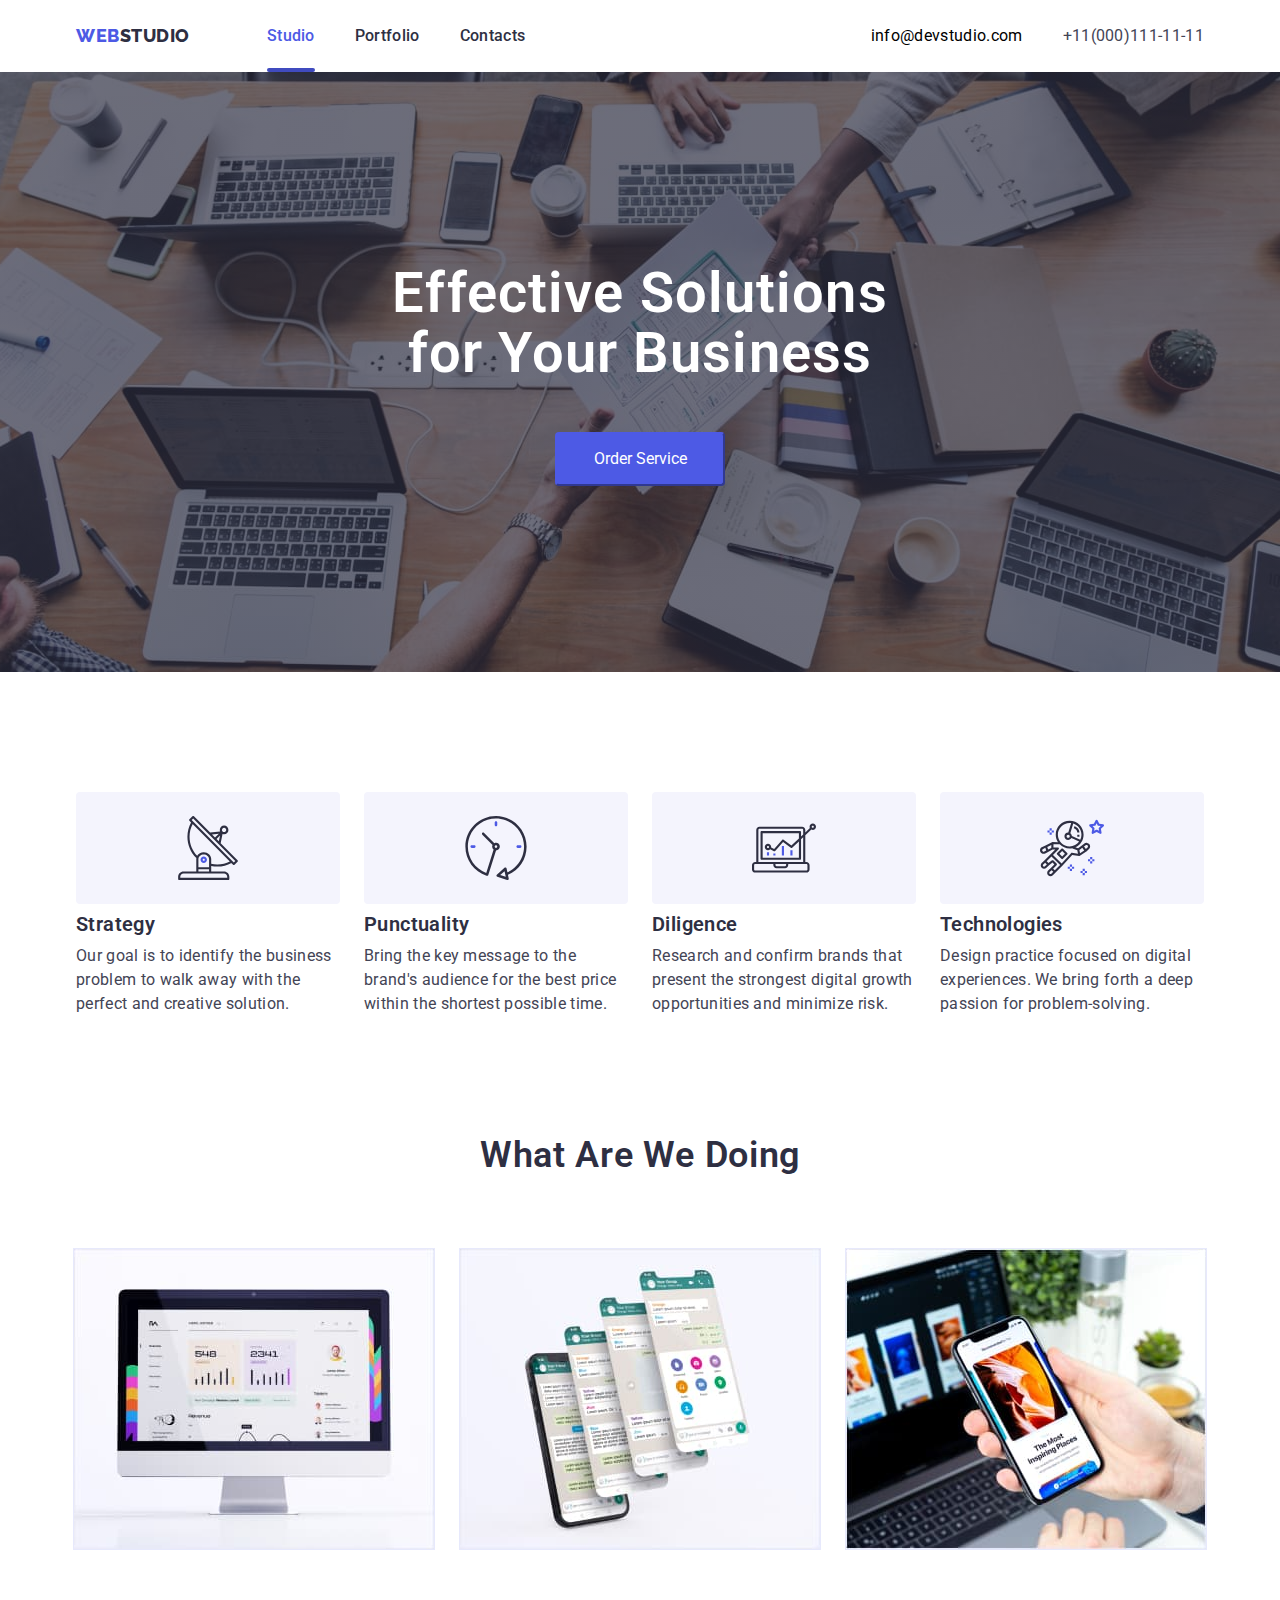
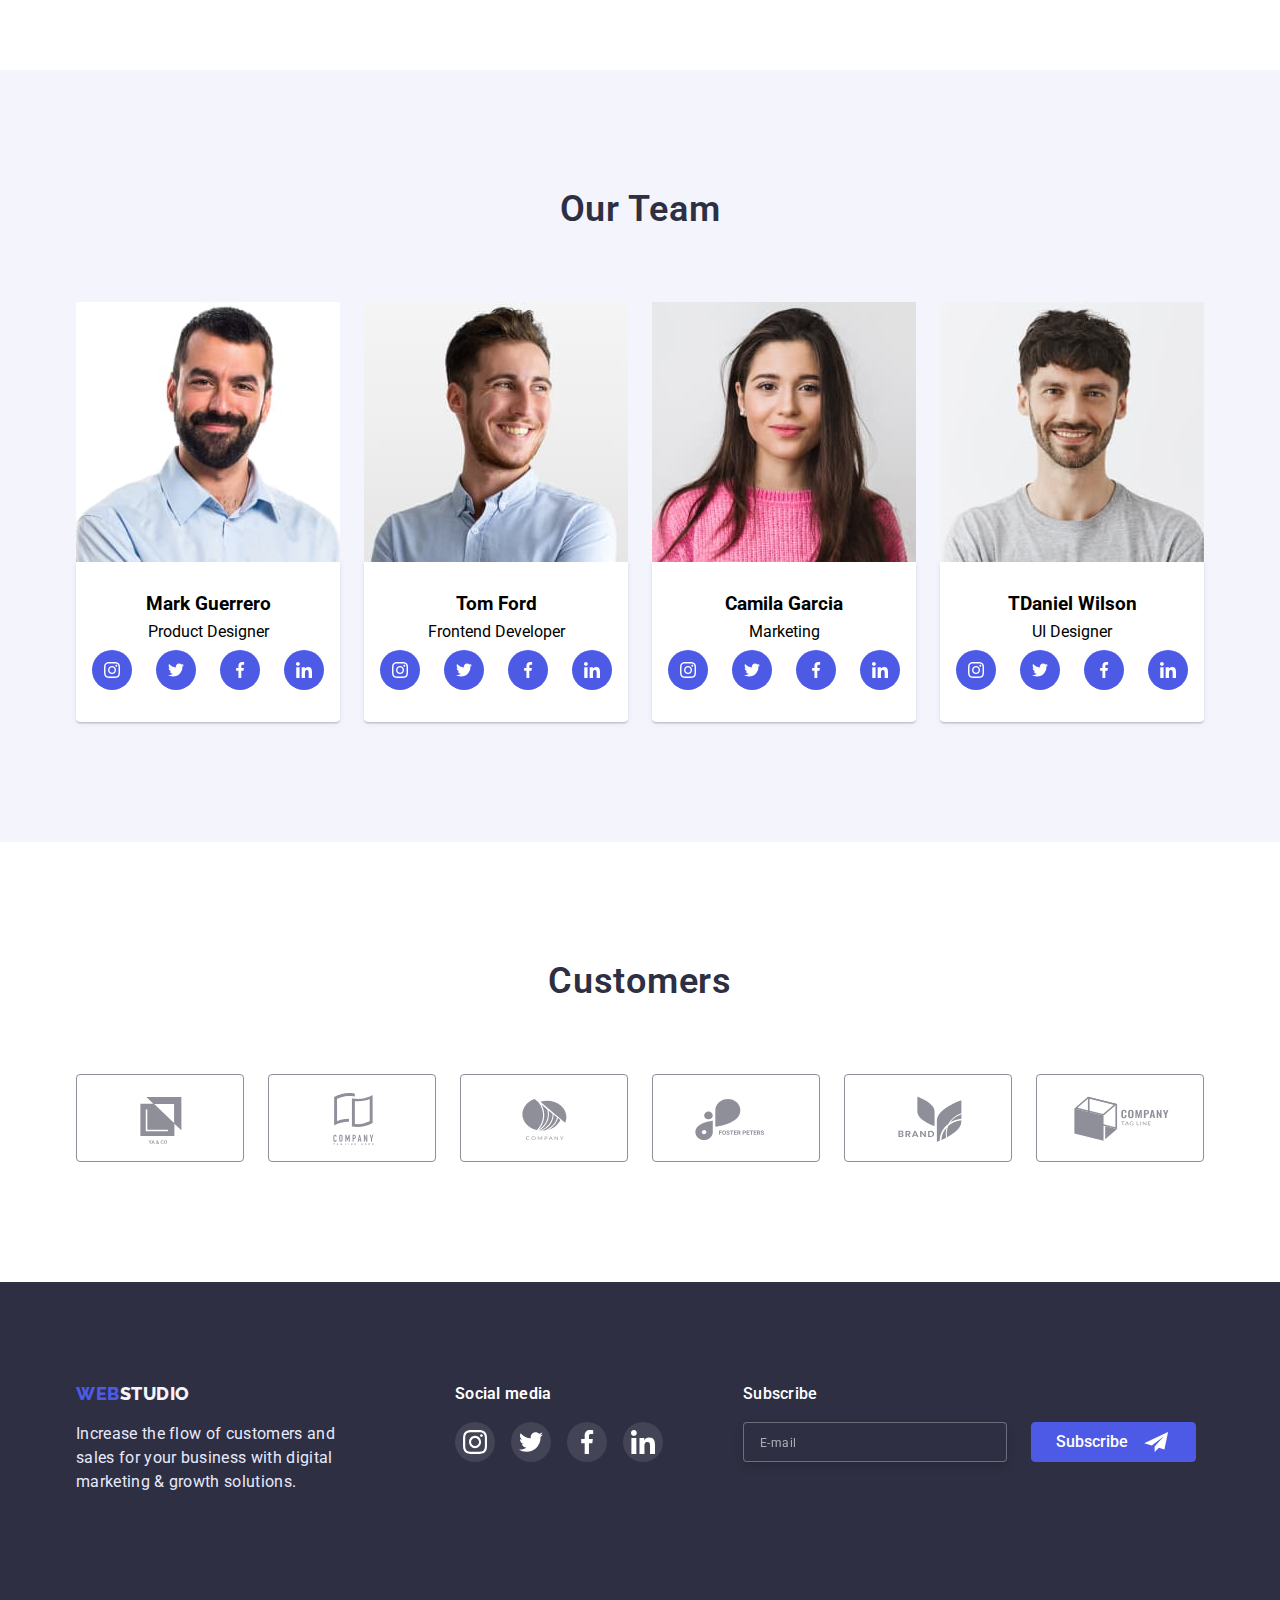
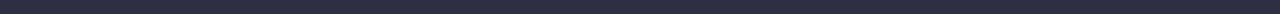
<file: index.html>
<!DOCTYPE html>
<html lang="en">

<head>
    <meta charset="UTF-8">
    <meta http-equiv="X-UA-Compatible" content="IE=edge">
    <meta name="viewport" content="width=device-width, initial-scale=1.0">
    <title>Webstudio</title>
    <link rel="preconnect" href="https://fonts.googleapis.com">
    <link rel="preconnect" href="https://fonts.gstatic.com" crossorigin>
    <link href="https://fonts.googleapis.com/css2?family=Raleway:wght@700&family=Roboto:wght@400;500;700;900&display=swap"
        rel="stylesheet">
        <link rel="stylesheet" href="https://cdn.jsdelivr.net/npm/modern-normalize@1.1.0/modern-normalize.min.css">
    <link rel="stylesheet" href="./style/style.css">
</head>

<body>

<!-- HEADER -->
    <header class="page-header">
        <div class="container page-header-container">
            <a class="logo link" href="">Web<span class="logo-part">Studio</span> </a>
                <nav class="navigation">
                    <ul class="menu">
                        <li class="menu-item list" > <a class="menu-link link active" href="./index.html">Studio</a></li>
                        <li class="menu-item list" > <a class="menu-link link" href="./portfolio.html">Portfolio</a></li>
                        <li class="menu-item list" > <a class="menu-link link" href="">Contacts</a></li>
                    </ul> 
                </nav>
            <ul class="info list">
                <li>
                    <a class="mail link" href="mailto:info@devstudio.com">info@devstudio.com</a>
                </li>
                <li>
                    <a class="phone link" href="tel:+11(000)111-11-11">+11(000)111-11-11</a>
                </li>
            </ul>
        </div>
    </header>

    <main>
        <!-- HERO -->
        <section class="hero hero-box section">
            <div class="container">
                <h1 class="hero-title">Effective Solutions for Your Business</h1>
                <button class="btn" type="button" data-modal-open>Order Service</button>
            </div>
        </section>
        
        <!-- Benefits -->
        <section class="benefits section">
            <div class="container" >
                <ul class="benefits-list list">
                    <li class="benefits-item" >
                        <div class="icon" >
                            <svg class="icon-items" >
                                <use href="./image/symbol-defs.svg#antenna"></use>
                            </svg>
                        </div>
                        <h3 class="title-benefits">Strategy</h3>
                        <p class="text">
                                Our goal is to identify the business
                                problem to walk away with the perfect and creative solution.
                        </p>
                    </li>
                    <li class="benefits-item">
                        <div class="icon">
                            <svg class="icon-items">
                                <use href="./image/symbol-defs.svg#clock"></use>
                            </svg>
                        </div>
                        <h3 class="title-benefits">Punctuality</h3>
                        <p class="text">
                                Bring the key message to the brand's audience for the best price within the shortest possible
                                time.
                        </p>
                    </li>
                    <li class="benefits-item">
                        <div class="icon">
                            <svg class="icon-items">
                                <use href="./image/symbol-defs.svg#diagram"></use>
                            </svg>
                        </div>
                        <h3 class="title-benefits">Diligence</h3>
                        <p class="text">
                                Research and confirm brands that present the strongest digital growth opportunities and minimize
                                risk.
                        </p>
                    </li>
                    <li class="benefits-item">
                        <div class="icon">
                            <svg class="icon-items">
                                <use href="./image/symbol-defs.svg#astronaut"></use>
                            </svg>
                        </div>
                        <h3 class="title-benefits">Technologies</h3>
                        <p class="text">
                                Design practice focused on digital experiences. We bring forth a deep passion for
                                problem-solving.
                        </p>
                    </li>
                </ul>
            </div>
        </section>

        <!-- Services -->
        
        <section class="services servises-head section" >
            <div class="container">
                <h2 class="services-title">What are we doing</h2>
                <ul class="services-list list">
                    <li class="services-img" ><img src="./image/Studio/photo_1.jpg" alt="photo 1" ></li>
                    <li class="services-img" ><img src="./image/Studio/Photo_2.jpg" alt="photo 2" ></li>
                    <li class="services-img" ><img src="./image/Studio/Photo_3.jpg" alt="photo 3" ></li>
                </ul>
            </div>
        </section>
        
        
        <!-- Team -->
        <section class="team section">
            <div class="container">
                <h2 class="team-title">Our Team</h2>
                <ul class="team-list list">
                    <li class="team-item" >
                        <img src="./image/Studio/Team_1.jpg" alt="Team 1">
                        <div class="team-card">
                            <h3 class="title-team">Mark Guerrero</h3>
                            <p class="team-text">Product Designer</p>
                            <ul class="team-list-svg list" >
                                <li>
                                    <a class="team-link-svg" href="">
                                        <svg class="team-item-svg" width="16" height="16" >
                                            <use href="./image/symbol-defs.svg#instagram"></use> 
                                        </svg>
                                    </a>
                                </li>
                                <li>
                                    <a class="team-link-svg" href="">
                                        <svg class="team-item-svg" width="16" height="16">
                                            <use href="./image/symbol-defs.svg#twitter"></use> 
                                        </svg>
                                    </a>
                                </li>
                                <li>
                                    <a class="team-link-svg" href="">
                                        <svg class="team-item-svg" width="16" height="16">
                                            <use href="./image/symbol-defs.svg#facebook"></use> 
                                        </svg>
                                    </a>
                                </li>
                                <li>
                                    <a class="team-link-svg" href="">
                                        <svg class="team-item-svg" width="16" height="16" >
                                            <use href="./image/symbol-defs.svg#linkedin"></use> 
                                        </svg>
                                    </a>
                                </li>
                            </ul>
                        </div>
                                   

                    <li class="team-item">
                        <img src="./image/Studio/Team_2.jpg" alt="Team 2">
                        <div class="team-card">
                            <h3 class="title-team">Tom Ford</h3>
                            <p class="team-text">Frontend Developer</p>
                            <ul class="team-list-svg list" >
                                <li>
                                    <a class="team-link-svg" href="">
                                        <svg class="team-item-svg" width="16" height="16">
                                            <use href="./image/symbol-defs.svg#instagram"></use> 
                                        </svg>
                                    </a>
                                </li>
                                <li>
                                    <a class="team-link-svg" href="">
                                        <svg class="team-item-svg" width="16" height="16">
                                            <use href="./image/symbol-defs.svg#twitter"></use> 
                                        </svg>
                                    </a>
                                </li>
                                <li>
                                    <a class="team-link-svg" href="">
                                        <svg class="team-item-svg" width="16" height="16">
                                            <use href="./image/symbol-defs.svg#facebook"></use> 
                                        </svg>
                                    </a>
                                </li>
                                <li>
                                    <a class="team-link-svg" href="">
                                        <svg class="team-item-svg" width="16" height="16">
                                            <use href="./image/symbol-defs.svg#linkedin"></use> 
                                        </svg>
                                    </a>
                                </li>
                            </ul>
                        </div> 
                    </li>

                    <li class="team-item">
                        <img src="./image/Studio/Team_3.jpg" alt="Team 3">
                        <div class="team-card">
                            <h3 class="title-team">Camila Garcia</h3>
                            <p class="team-text">Marketing</p>
                            <ul class="team-list-svg list" >
                                <li>
                                    <a class="team-link-svg" href="">
                                        <svg class="team-item-svg" width="16" height="16">
                                            <use href="./image/symbol-defs.svg#instagram"></use> 
                                        </svg>
                                    </a>
                                </li>
                                <li>
                                    <a class="team-link-svg" href="">
                                        <svg class="team-item-svg" width="16" height="16">
                                            <use href="./image/symbol-defs.svg#twitter"></use> 
                                        </svg>
                                    </a>
                                </li>
                                <li>
                                    <a class="team-link-svg" href="">
                                        <svg class="team-item-svg" width="16" height="16">
                                            <use href="./image/symbol-defs.svg#facebook"></use> 
                                        </svg>
                                    </a>
                                </li>
                                <li>
                                    <a class="team-link-svg" href="">
                                        <svg class="team-item-svg" width="16" height="16" >
                                            <use href="./image/symbol-defs.svg#linkedin"></use> 
                                        </svg>
                                    </a>
                                </li>
                            </ul>
                        </div>
                            
                    </li>

                    <li class="team-item">
                        <img src="./image/Studio/Team_4.jpg" alt="Team 4">
                        <div class="team-card">
                            <h3 class="title-team">TDaniel Wilson</h3>
                            <p class="team-text">UI Designer</p>
                            <ul class="team-list-svg list" >
                                <li>
                                    <a class="team-link-svg" href="">
                                        <svg class="team-item-svg" width="16" height="16">
                                            <use href="./image/symbol-defs.svg#instagram"></use> 
                                        </svg>
                                    </a>
                                </li>
                                <li>
                                    <a class="team-link-svg" href="">
                                        <svg class="team-item-svg" width="16" height="16">
                                            <use href="./image/symbol-defs.svg#twitter"></use> 
                                        </svg>
                                    </a>
                                </li>
                                <li>
                                    <a class="team-link-svg" href="">
                                        <svg class="team-item-svg" width="16" height="16">
                                            <use href="./image/symbol-defs.svg#facebook"></use> 
                                        </svg>
                                    </a>
                                </li>
                                <li>
                                    <a class="team-link-svg" href="">
                                        <svg class="team-item-svg" width="16" height="16">
                                            <use href="./image/symbol-defs.svg#linkedin"></use> 
                                        </svg>
                                    </a>
                                </li>
                            </ul>
                        </div>
                    </li>
                </ul>   
            </div>   
        </section>

        <!-- Customers -->

        <section class="customers section">
            <h2 class="team-title">Customers</h2>
            <div class="container">
                <ul class="customers-list list">
                    <li class="customers-list-svg" >
                        <a class="customers-link" href="">
                            <svg class="customers-item-svg" >
                                <use href="./image/symbol-defs.svg#Logo-1"></use>
                            </svg>
                        </a>
                    </li>

                    <li class="customers-list-svg">
                        <a class="customers-link" href="">
                            <svg class="customers-item-svg">
                                <use href="./image/symbol-defs.svg#Logo-2"></use>
                            </svg>
                        </a>
                    </li>

                    <li class="customers-list-svg">
                        <a class="customers-link" href="">
                             <svg class="customers-item-svg">
                                <use href="./image/symbol-defs.svg#Logo-3"></use>
                            </svg>
                        </a>
                    </li>
                    
                    <li class="customers-list-svg">
                        <a class="customers-link" href="">
                            <svg class="customers-item-svg">
                                <use href="./image/symbol-defs.svg#Logo-4"></use>
                            </svg>
                        </a>
                    </li>

                    <li class="customers-list-svg">
                        <a class="customers-link" href="">
                            <svg class="customers-item-svg">
                                <use href="./image/symbol-defs.svg#Logo-5"></use>
                            </svg>
                        </a> 
                    </li>

                    <li class="customers-list-svg">
                        <a class="customers-link" href="">
                            <svg class="customers-item-svg">
                                <use href="./image/symbol-defs.svg#Logo-6"></use>
                            </svg>
                        </a>
                    </li>
                </ul>
            </div>
        </section>
    </main>

    <!--Footer  -->

    <footer class="footer section">
        <div class="container footer-page" >
            <div class="footer-page-text">
                <a class="logo-footer link" href="">Web<span class="logo-part-studio">Studio</span> </a>
            <p class="footer-text" >Increase the flow of customers and <br> sales for your business with digital <br> marketing & growth solutions.</p>
            </div>
            <div class="footer-page-list">
                <h3 class="footer-text-social">Social media</h3>
                <ul class="footer-list list" >
                    <li>
                        <a class="footer-link-svg" href="">
                            <svg class="team-item-svg" width="24" height="24">
                                <use href="./image/symbol-defs.svg#instagram"></use> 
                            </svg>
                        </a>
                    </li>
                    <li>
                        <a class="footer-link-svg" href="">
                            <svg class="team-item-svg" width="24" height="24">
                                <use href="./image/symbol-defs.svg#twitter"></use> 
                            </svg>
                        </a>
                    </li>
                    <li>
                        <a class="footer-link-svg" href="">
                            <svg class="team-item-svg" width="24" height="24">
                                <use href="./image/symbol-defs.svg#facebook"></use> 
                            </svg>
                        </a>
                    </li>
                    <li>
                        <a class="footer-link-svg" href="">
                            <svg class="team-item-svg" width="24" height="24">
                                <use href="./image/symbol-defs.svg#linkedin"></use> 
                            </svg>
                        </a>
                    </li>
                </ul>
            </div>
            <div class="footer-form">
                <h3 class="text-subscribe">Subscribe</h3>
                <form class="form-subscribe" name="form_subscribe">
                    <label class="form-subscribe-item" for="">
                        <input class="form-subscribe-input" type="email" name="user_male" placeholder="E-mail">
                    </label>
                        <button class="subscribe-btn"  type="submit">Subscribe
                            <svg class="team-item-svg" width="24" height="20">
                                <use href="./image/symbol-defs.svg#send"></use> 
                            </svg>
                        </button>
                    </label>
                </form> 
            </div>  
        </div> 
    </footer>

    <!--Backdrop-->

    <div class="backdrop is-hidden" data-modal>
        <div class="modal">
            <button type="button" class="modal-btn" data-modal-close>
                <svg class="modal-close" width="8" height="8">
                    <use href="./image/symbol-defs.svg#close-btn"></use>
                </svg>
            </button>
            <form class="modal-form" >
                <p class="form-text" >Leave your contacts and we will call you back</p>
                <div class="modal-list" role="group" aria-describedby="" >
                    <label class="modal-item" >
                        <span class="modal-item-text">Name</span>
                        <span class="modal-item-box">
                            <input  class="modal-item-input" type="text" name="user_name" required>
                            <svg class="modal-item-svg" width="12" height="12" >
                                <use href="./image/symbol-defs.svg#Name"></use>
                            </svg>
                        </span>
                        
                    </label>
                    <label class="modal-item" >
                        <span class="modal-item-text">Phone</span>
                        <span class="modal-item-box">
                            <input  class="modal-item-input" type="tel" name="user_phone" required>
                            <svg class="modal-item-svg" width="13" height="13" >
                                <use href="./image/symbol-defs.svg#Phone"></use>
                            </svg>
                        </span>
                       
                    </label> 
                    <label class="modal-item" >
                        <span class="modal-item-text">Email</span>
                        <span class="modal-item-box">
                            <input  class="modal-item-input" type="email" name="user_mail"  >
                            <svg class="modal-item-svg" width="15" height="12" >
                                <use href="./image/symbol-defs.svg#Mail"></use>
                            </svg>
                        </span>
                        
                    </label>  
                    <label class="modal-item" >
                        <span class="modal-item-text">Comment</span>
                        <textarea class="modal-item-textarea"  name="user-message"  placeholder="Text input"></textarea>
                    </label>  
                    <input id="user-policy" class="modal-item-chek" type="checkbox" hidden> 
                    <label for="user-policy" class="modal-policy" >I accept the terms and conditions of the &nbsp;<a class="modal-link" href="">Privacy Policy</a>
                    </label>
                    <button type="submit" class="modal-btn-send">Send</button>
                </div>
            </form> 
        </div>
        
    </div>

<script src="./js/modal.js" ></script>    
</body>
</html>
</file>
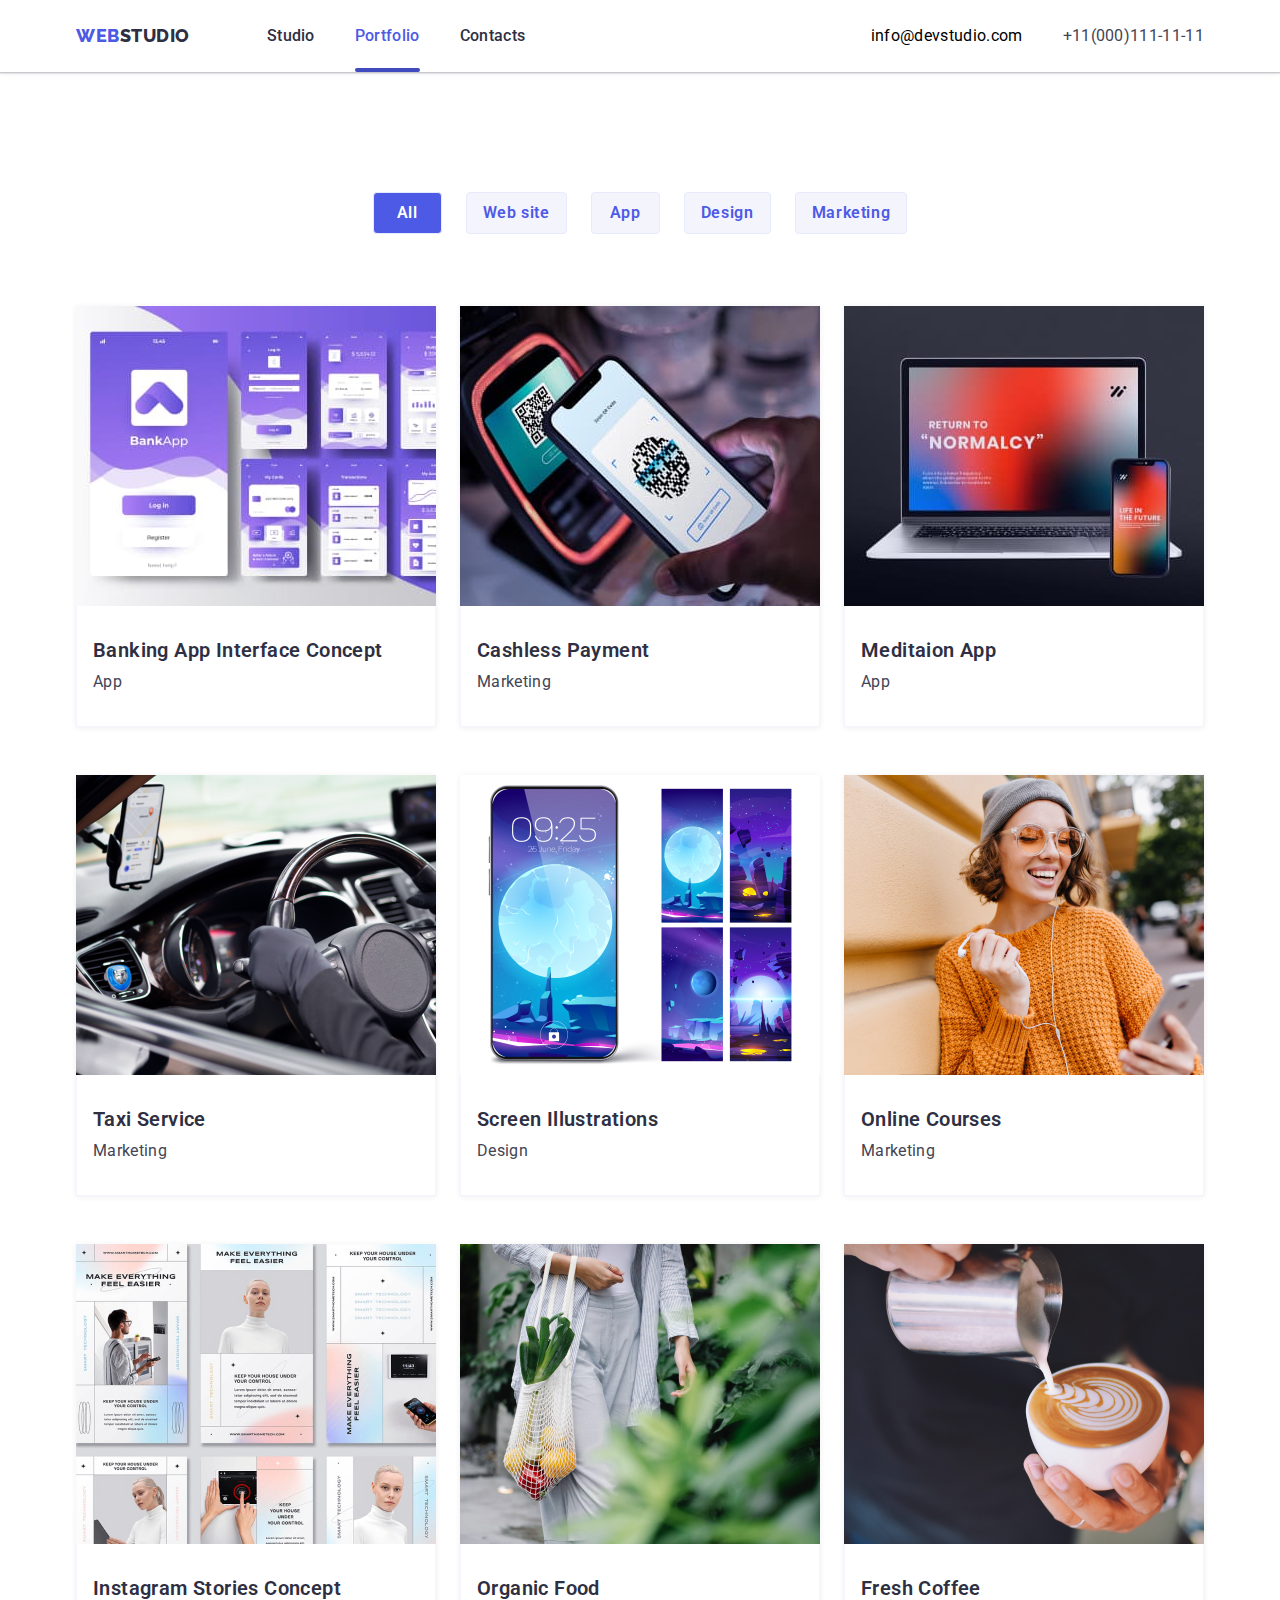
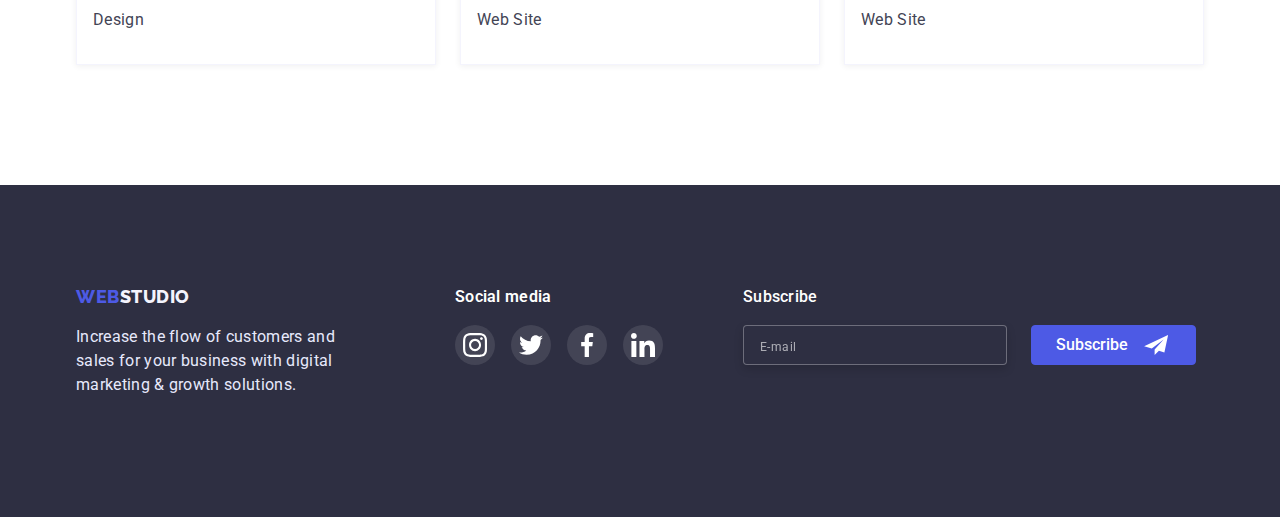
<file: portfolio.html>
<!DOCTYPE html>
<html lang="en">

<head>
    <meta charset="UTF-8">
    <meta http-equiv="X-UA-Compatible" content="IE=edge">
    <meta name="viewport" content="width=device-width, initial-scale=1.0">
    <title>Portfolio</title>
    <link rel="preconnect" href="https://fonts.googleapis.com">
    <link rel="preconnect" href="https://fonts.gstatic.com" crossorigin>
    <link href="https://fonts.googleapis.com/css2?family=Raleway:wght@700&family=Roboto:wght@400;500;700;900&display=swap"
        rel="stylesheet">
        <link rel="stylesheet" href="https://cdn.jsdelivr.net/npm/modern-normalize@1.1.0/modern-normalize.min.css">
    <link rel="stylesheet" href="./style/style.css">
</head>

<body>
    <!-- Header -->
    <header class="page-header">
        <div class="container page-header-container">
            <a class="logo link" href="">Web <span class="logo-part">Studio</span> </a>
            <nav class="navigation">
                <ul class="menu">
                    <li class="menu-item list"> <a class="menu-link link" href="./index.html">Studio</a></li>
                    <li class="menu-item list"> <a class="menu-link link active" href="./portfolio.html">Portfolio</a></li>
                    <li class="menu-item list"> <a class="menu-link link" href="">Contacts</a></li>
                </ul>
            </nav>

            <ul class="info list">
                <li class="info-item" >
                    <a class="mail link" href="mailto:info@devstudio.com">info@devstudio.com</a>
                </li>
                <li class="info-item">
                    <a class="phone link" href="tel:+11(000)111-11-11">+11(000)111-11-11</a>
                </li>
            </ul>
        </div>
    </header>

    <main>

        <!-- Jobs -->
        <section class="jobs section">
            <div class="container">
                <ul class="menu-buttons list" >
                    <li class="menu-buttons-item" ><button class="btn-list-all" type="button">All</button></li>
                    <li class="menu-buttons-item" ><button class="btn-list" type="button">Web site</button></li>
                    <li class="menu-buttons-item" ><button class="btn-list" type="button">App</button></li>
                    <li class="menu-buttons-item" ><button class="btn-list" type="button">Design</button></li>
                    <li class="menu-buttons-item" ><button class="btn-list" type="button">Marketing</button></li>
                </ul>
                
                <ul class="jobs-list list" >
                        <li class="jobs-list-item" >
                            <a class="jobs-link link" href="">
                                <div class="jobs-link-overlay">
                                    <img src="./image/Portfolio/Photo_1.jpg" alt="Banking"> 
                                    <p class="overlay">14 Stylish and User-Friendly App Design Concepts · Task Manager App · Calorie Tracker App · Exotic Fruit Ecommerce App · Cloud Storage App</p>
                                </div>
                               
                                <div class="jobs-title">
                                    <h3 class="title" >Banking App Interface Concept</h3>
                                    <p class="text" >App</p>
                                </div>
                            </a>
                        </li>
                   
                    
                        <li class="jobs-list-item">
                            <a class="jobs-link link" href="">
                                <div class="jobs-link-overlay">
                                    <img src="./image/Portfolio/Photo_2.jpg" alt="Marketing">
                                    <p class="overlay">14 Stylish and User-Friendly App Design Concepts · Task Manager App · Calorie Tracker App · Exotic Fruit Ecommerce App · Cloud Storage App</p>
                                </div>
                                    
                                <div class="jobs-title">
                                    <h3 class="title" >Cashless Payment</h3>
                                    <p class="text" >Marketing</p>
                                </div>
                            </a>
                        </li>
                   
            
                        <li class="jobs-list-item">
                            <a class="jobs-link link" href="">
                                <div class="jobs-link-overlay">
                                    <img src="./image/Portfolio/Photo_3.jpg" alt="Meditaion">
                                    <p class="overlay">14 Stylish and User-Friendly App Design Concepts · Task Manager App · Calorie Tracker App · Exotic Fruit Ecommerce App · Cloud Storage App</p>
                                </div>
                                
                                <div class="jobs-title">
                                    <h3 class="title" >Meditaion App</h3>
                                    <p class="text" >App</p>
                                </div>
                            </a>
                        </li>
                   
                    
                    
                        <li class="jobs-list-item">
                            <a class="jobs-link link" href="">
                                <div class="jobs-link-overlay">
                                    <img src="./image/Portfolio/Photo_4.jpg" alt="Meditaion">
                                    <p class="overlay">14 Stylish and User-Friendly App Design Concepts · Task Manager App · Calorie Tracker App · Exotic Fruit Ecommerce App · Cloud Storage App</p>
                                </div>
                                <div class="jobs-title">
                                    <h3 class="title" >Taxi Service</h3>
                                    <p class="text" >Marketing</p>
                                </div>  
                            </a>
                        </li>
                    

                        <li class="jobs-list-item">
                            <a class="jobs-link link" href="">
                                <div class="jobs-link-overlay">
                                    <img src="./image/Portfolio/Photo_5.jpg" alt="Meditaion">
                                    <p class="overlay">14 Stylish and User-Friendly App Design Concepts · Task Manager App · Calorie Tracker App · Exotic Fruit Ecommerce App · Cloud Storage App</p>
                                </div>
                                <div class="jobs-title">
                                        <h3 class="title" >Screen Illustrations</h3>
                                        <p class="text" >Design</p>
                                </div>
                            </a>
                        </li>
                                       
                    
                        <li class="jobs-list-item">
                            <a class="jobs-link link" href="">
                                <div class="jobs-link-overlay">
                                    <img src="./image/Portfolio/Photo_6.jpg" alt="Meditaion">
                                    <p class="overlay">14 Stylish and User-Friendly App Design Concepts · Task Manager App · Calorie Tracker App · Exotic Fruit Ecommerce App · Cloud Storage App</p>
                                </div>
                                <div class="jobs-title">
                                    <h3 class="title" >Online Courses</h3>
                                    <p class="text" >Marketing</p>
                                </div>
                            </a>
                        </li>
                    

                        <li class="jobs-list-item">
                            <a class="jobs-link link" href="">
                                <div class="jobs-link-overlay">
                                    <img src="./image/Portfolio/Photo_7.jpg" alt="Meditaion">
                                    <p class="overlay">14 Stylish and User-Friendly App Design Concepts · Task Manager App · Calorie Tracker App · Exotic Fruit Ecommerce App · Cloud Storage App</p>
                                </div>
                                <div class="jobs-title">
                                    <h3 class="title" >Instagram Stories Concept</h3>
                                    <p class="text" >Design</p>
                                </div>
                            </a>
                        </li>  
            
                    
                        <li class="jobs-list-item">
                            <a class="jobs-link link" href="">
                                <div class="jobs-link-overlay">
                                    <img src="./image/Portfolio/Photo_8.jpg" alt="Meditaion">
                                    <p class="overlay">14 Stylish and User-Friendly App Design Concepts · Task Manager App · Calorie Tracker App · Exotic Fruit Ecommerce App · Cloud Storage App</p>
                                </div>
                                <div class="jobs-title">
                                    <h3 class="title" >Organic Food</h3>
                                    <p class="text" >Web Site</p>
                                </div>
                            </a>
                        </li>
                    
                
                        <li class="jobs-list-item">
                            <a class="jobs-link link" href="">
                                <div class="jobs-link-overlay">
                                    <img src="./image/Portfolio/Photo_9.jpg" alt="Meditaion">
                                    <p class="overlay">14 Stylish and User-Friendly App Design Concepts · Task Manager App · Calorie Tracker App · Exotic Fruit Ecommerce App · Cloud Storage App</p>
                                </div>
                                <div class="jobs-title">
                                    <h3 class="title" >Fresh Coffee</h3>
                                    <p class="text" >Web Site</p>
                                </div>
                            </a>
                    
                        </li>
                </ul>   
            </div>
        </section>    

    </main>
    <!-- Footer -->
    <footer class="footer section">
        <div class="container footer-page" >
            <div class="footer-page-text">
                <a class="logo-footer link" href="">Web<span class="logo-part-studio">Studio</span> </a>
                <p class="footer-text" >Increase the flow of customers and <br> sales for your business with digital <br> marketing & growth solutions.</p>
            </div>
            <div class="footer-page-list">
                <h3 class="footer-text-social">Social media</h3>
                <ul class="footer-list list" >
                    <li>
                        <a class="footer-link-svg" href="">
                            <svg class="team-item-svg" width="24" height="24">
                                <use href="./image/symbol-defs.svg#instagram"></use> 
                            </svg>
                        </a>
                    </li>
                    <li>
                        <a class="footer-link-svg" href="">
                            <svg class="team-item-svg" width="24" height="24">
                                <use href="./image/symbol-defs.svg#twitter"></use> 
                            </svg>
                        </a>
                    </li>
                    <li>
                        <a class="footer-link-svg" href="">
                            <svg class="team-item-svg" width="24" height="24">
                                <use href="./image/symbol-defs.svg#facebook"></use> 
                            </svg>
                        </a>
                    </li>
                    <li>
                        <a class="footer-link-svg" href="">
                            <svg class="team-item-svg" width="24" height="24">
                                <use href="./image/symbol-defs.svg#linkedin"></use> 
                            </svg>
                        </a>
                    </li>
                </ul>
            </div>
            <div class="footer-form">
                <h3 class="text-subscribe">Subscribe</h3>
                <form class="form-subscribe" name="form_subscribe">
                    <label class="form-subscribe-item" for="">
                        <input class="form-subscribe-input" type="email" name="user_male" placeholder="E-mail">
                    </label>
                        <button class="subscribe-btn"  type="submit">Subscribe
                            <svg class="team-item-svg" width="24" height="20">
                                <use href="./image/symbol-defs.svg#send"></use> 
                            </svg>
                        </button>
                    </label>
                </form> 
            </div>  
        </div>
    </footer>
</body>
    
</html>
</file>
<file: style/style.css>
:root   {
    --accent-color:#4D5AE5;
    --primary-font: 'Roboto';
    --secondary-font: 'Raleway';
    --primary-text-color: #2E2F42;
    --secondary-text-color:#434455;
    --transition: 250ms cubic-bezier(0.4, 0, 0.2, 1);
}
body {
    font-family: 'Roboto', sans-serif;
    
}
h1,h2,h3,h4,p   {
   margin-top: 0;
   margin-bottom: 0;
}
ul,li{
    margin-top: 0;
    margin-bottom: 0;
    padding-left: 0;
}
img {
    display: block;
}
.list   {
    list-style: none;
}
.link   {
    text-decoration: none;
}
.container {
    width: 1158px;
    margin-left: auto;
    margin-right: auto;
    padding-left: 15px;
    padding-right: 15px;
}
.title {
    font-family:var(--primary-font);
    font-weight: 600;
    font-size: 20px;
    line-height: 24px;
    letter-spacing: 0.02em;
    color: var(--primary-text-color);
    margin-bottom: 8px;
}
.btn {
    transition: background-color var(--transition), color var(--transition);
    min-width: 170px;
    padding: 16px 32px;
    border-radius: 4px;
    border-color: var(--accent-color);
    color: #FFFFFF;
    background:var(--accent-color);
    cursor: pointer;
    font-family: var(--primary-font);
}
.btn:hover,
.btn:focus {
color: #FFFFFF;
background: #404BBF;
box-shadow: 0px 4px 4px rgba(0, 0, 0, 0.15);
border-radius: 4px;
}
.section {
    padding-top: 120px;
    padding-bottom: 120px;
}
.container  {
    padding-right: 15px;
    padding-left: 15px;
}
@media screen and (min-width:480px) {
    .container  {
        width: 426px;
        margin-left: auto;
        margin-right: auto;
    }
}
@media screen and (min-width:768px) {
    .container  {
        width: 766px;
    }
}
@media screen and (min-width:1200px) {
    .container  {
        width: 1158px;
    }
}

/* __________Studio_________ */

/* =======HEADER======== */
.header {

}
.page-header {
    background-color: #FFFFFF;
    padding-top: 24px;
    padding-bottom: 24px;
    box-shadow: 0px 2px 1px rgba(46, 47, 66, 0.08), 0px 1px 1px rgba(46, 47, 66, 0.16), 0px 1px 6px rgba(46, 47, 66, 0.08);
}
.page-header-container {
    display: flex;
    align-items: center;
}
.logo {
    transition: color var(--transition);
    margin-right: 77px;
    font-family:var(--secondary-font);
    font-weight: 800;
    font-size: 18px;
    line-height: 1.33;
    display: flex;
    align-items: center;
    letter-spacing: 0.03em;
    text-transform: uppercase;
    color: var(--accent-color);
}
.logo:hover,
.logo:focus {
    color: #2E2F42;
}
.logo-part {
    transition: color var(--transition);
    font-family: var(--secondary-font);
    font-weight: 800;
    font-size: 18px;
    line-height: 1.33;
    display: flex;
    align-items: center;
    letter-spacing: 0.03em;
    text-transform: uppercase;
    color: var(--primary-text-color);
}
.logo-part:hover,
.logo-part:focus {
    color: var(--accent-color);
}
.navigation {
    display: flex;
    align-items: center;
}
.menu {
    display: flex;
    align-items: center;
}
.menu-item:not(:last-child) {
    margin-right: 40px;
}
.menu-item {
    
}
.menu-link {
    position: relative;
    transition: color var(--transition);
    font-family: var(--primary-font);
    font-weight: 500;
    font-size: 16px;
    line-height: 1.5;
    letter-spacing: 0.02em;
    color:var(--primary-text-color);
}
.menu-link:hover,
.menu-link:focus    {
    color: var(--accent-color);
}
.menu-link.active   {
    color: var(--accent-color);
}
.menu-link.active::after {
    content: '';
    position: absolute;
    display: block;
    top: 42px;
    width: 100%;
    height: 4px;
    background: #404BBF;
    border-radius: 2px;
}
.info {
    margin-left: auto;
    display: flex;
    align-items: center;
}
.info-item {
    
}
.mail {
    transition: color var(--transition);
    margin-right: 40px;
    font-family:var(--primary-font);
    font-weight: 400;
    font-size: 16px;
    line-height: 1.5;
    letter-spacing: 0.02em;
    color: var(--secondary-font);
}
.mail:hover,
.mail:focus{
    color: var(--accent-color);
}
.phone {
    transition: color var(--transition);
    font-family:var(--primary-font);
    font-weight: 400;
    font-size: 16px;
    line-height: 1.5;
    letter-spacing: 0.02em;
    color: var(--secondary-text-color);
 }
.phone:hover,
.phone:focus {
    color: var(--accent-color);
}
/* =======HEADER======== */

/* =========HERO=========== */


.hero {
    padding-top: 192px;
    padding-bottom: 192px;
    text-align: center;
    background: #2E2F42;
}
.hero-title {
    margin-left: auto;
    margin-right: auto;
    max-width: 500px;
    margin-bottom: 48px;
    font-family: var(--primary-font);
    font-weight: 600;
    font-size: 56px;
    line-height: 1.07;
    letter-spacing: 0.02em;
    color: #FFFFFF;
}
.hero-box {
    background-image: linear-gradient(to right, rgba(46, 47, 66, 0.7) , rgba(46, 47, 66, 0.7)),url(../image/people-office\ 1.jpg);
    background-size: cover;
    background-position: center;
    max-width: 1440px;
    height: 600px;
    margin-left: auto;
    margin-right: auto;
}
/* =========HERO=========== */

/* =========BENEFITS========= */

.benefits {
    background: #FFFFFF;
    padding-bottom: 0;
}
.icon {
    width: 264px;
    height: 112px;
    background: #F4F4FD;
    border-radius: 4px;
    padding: 24px 100px;
    margin-bottom: 8px;
}
.icon-items {
    width: 64px;
    height: 64px;
}
.text {
    font-family: 'Roboto';
    font-style: normal;
    font-weight: 400;
    font-size: 16px;
    line-height: 24px;
    letter-spacing: 0.02em;
    color: #434455;
}
.title-benefits {
    font-family: 'Roboto';
    font-style: normal;
    font-weight: 600;
    font-size: 20px;
    line-height: 24px;
    letter-spacing: 0.02em;
    color: #2E2F42;
    margin-bottom: 8px;
}
.benefits-list {
    display: flex;
    gap: 24px;
}

.benefits-item {

}
/* =========BENEFITS========= */

/* ==========SERVICES========== */
.services {
    background: #FFFFFF;
}
.services-title {
    margin-bottom: 72px;
    font-family: var(--primary-font);
    font-weight: 600;
    font-size: 36px;
    line-height: 1.11;
    text-align: center;
    letter-spacing: 0.02em;
    text-transform: capitalize;
    color: var(--primary-text-color);
}
.services-list {
    display: flex;
    justify-content: center;
    align-items: center;
    flex-basis: calc((100%-48px)/3);
}
.services-img:not(:last-child) {
    margin-right: 24px;
}
.services-img {
    border: 1px solid #E7E9FC;
}

/* ==========SERVICES========== */

/* ============TEAM============ */

.team {
    background: #F4F4FD;
}
.team-title {
    margin-bottom: 72px;
    font-family: var(--primary-font);
    font-weight: 600;
    font-size: 36px;
    line-height: 1.11;
    text-align: center;
    letter-spacing: 0.02em;
    text-transform: capitalize;
    color:var(--primary-text-color);
}
.team-link-svg {
    transition:background-color var(--transition);
    background: var(--accent-color);
    border-radius: 50%;
    display:flex;
    justify-content: center;
    align-items: center;
    width: 40px;
    height: 40px;
}
.team-link-svg:hover,
.team-link-svg:focus{
    background: #404BBF;
}
.team-item-svg  {
    fill: #FFFFFF;
}
.team-list-svg {
    display: flex;
    justify-content: center;
    align-items: center;
    gap: 24px;
    margin-top: 8px;
}
.team-list {
    display: flex;
    justify-content: center;
    flex-basis: calc((100%-48px)/4);
}
.team-item:not(:last-child) {
    margin-right: 24px;
}
.team-item {
   
}
.team-text {

}
.team-card {
    background-color: #FFFFFF;
    padding: 32px 16px;
    box-shadow: 0px 1px 6px rgba(46, 47, 66, 0.08), 0px 1px 1px rgba(46, 47, 66, 0.16), 0px 2px 1px rgba(46, 47, 66, 0.08);
    border-radius: 0px 0px 4px 4px;
    text-align: center;
}
.title-team {
    margin-bottom: 8px;
}
/* ============TEAM============ */

/* =========CUSTOMERS============== */
.customers-list {
    display: flex;
    gap: 24px;
    justify-content: center;
    align-items: center;
    margin-top: 72px;
}
.customers-link {
    transition: fill var(--transition),border var(--transition);
    display: flex;
    justify-content: center;
    align-items: center;
    width:100%;
    height:100%;
    fill: #8E8F99;
    border: 1px solid #8E8F99;
    border-radius: 4px;
}
.customers-link:hover,
.customers-link:focus {
    fill: var(--accent-color);
    border: 1px solid var(--accent-color);
    border-radius: 4px;
}
.customers-list-svg {
    width: 168px;
    height: 88px;
}
.customers-item-svg {
    width: 104px;
    height: 56px; 
}

/* =========CUSTOMERS============== */
    
/* ==========JOBS========== */

.list-buttons {
    background-color: #FFFFFF;
}
.btn-list-all {
    padding: 8px 16px;
    min-width: 69px;
    border: 1px solid #E7E9FC;
    border-radius: 4px;
    background: var(--accent-color);
    color: #FFFFFF;
    font-family: 'Roboto';
    font-style: normal;
    font-weight: 600;
    font-size: 16px;
    line-height: 24px;
    text-align: center;
    letter-spacing: 0.04em;
    cursor: pointer;
}
.menu-buttons-item:not(:last-child)  {
    margin-right: 24px;
}
.btn-list {
    transition: background-color var(--transition), color var(--transition),box-shadow var(--transition),border var(--transition);
    padding: 8px 16px;
    min-width: 69px;
    border: 1px solid #E7E9FC;
    border-radius: 4px;
    background: #F4F4FD;
    font-family: 'Roboto';
    font-style: normal;
    font-weight: 600;
    font-size: 16px;
    line-height: 24px;
    text-align: center;
    letter-spacing: 0.04em;
    color: var(--accent-color);
    cursor: pointer;
}
.btn-list:hover,
.btn-list:focus {
    background-color: var(--accent-color);
    color: #FFFFFF;
    box-shadow: 0px 1px 6px rgba(46, 47, 66, 0.08), 0px 1px 1px rgba(46, 47, 66, 0.16), 0px 2px 1px rgba(46, 47, 66, 0.08);
    border: 1px solid var(--accent-color);
}
.menu-buttons {
    display: flex;
    align-items: center;
    justify-content: center;
    margin-bottom: 72px;
}
.menu-buttons-item {

}
.jobs-link  {
    display: block;
}
.jobs-link:hover,
.jobs-link:focus{
    box-shadow: 0px 1px 6px rgba(46, 47, 66, 0.08), 0px 1px 1px rgba(46, 47, 66, 0.16), 0px 2px 1px rgba(46, 47, 66, 0.08);
}
.jobs-link-overlay {
    position: relative;
    overflow: hidden;
}
.overlay {
    position: absolute;
    transform: translate(0,100%);
    top: 0;
    left: 0;
    width: 100%;
    height: 100%;
    transition: transform 250ms cubic-bezier(0.4, 0, 0.2, 1);
    padding: 40px 32px 164px;
    font-family: 'Roboto';
    font-style: normal;
    font-weight: 400;
    font-size: 16px;
    line-height: 24px;
    letter-spacing: 0.02em;
    color: #F4F4FD;
    background: var(--accent-color);
}
.jobs-list-item:hover   .overlay   {
    transform: translate(0,0);
}
.jobs-link:focus    .overlay{
    transform: translate(0,0);
}
.jobs-list {
    display: flex;
    flex-wrap: wrap;
    align-items: center;
    column-gap: 24px;
    row-gap: 48px;
}
.jobs-list-item {
    box-shadow: 0px 1px 6px rgba(46, 47, 66, 0.08); 
}
.jobs-title {
    background-color: #FFFFFF;
    border: 0.5px solid #F4F4FD;
    border-top: transparent;
    padding-top: 32px;
    padding-bottom: 32px;
    padding-left: 16px;
}   

/* ==========JOBS========== */


/* ==============FOOTER=============== */

.footer {
    padding-top: 100px;
    background: #2E2F42;
}
.footer-page {
    display: flex;
    justify-content: ;
    align-items: flex-start;
}
.footer-page-text {
    margin-right: 120px;
}
.footer-list {
    display: flex;
    align-items: center;
    gap: 16px;
    margin-top: 16px;
}
.footer-link-svg {
    transition: background-color var(--transition);
    background: rgba(255, 255, 255, 0.1);
    border-radius: 50%;
    display:flex;
    justify-content: center;
    align-items: center;
    width: 40px;
    height: 40px;   
}
.footer-link-svg:hover,
.footer-link-svg:focus {
    background-color: #31D0AA;
}
.footer-text {
    color: #FFFFFF;
    font-family: 'Roboto';
    font-style: normal;
    font-weight: 400;
    font-size: 16px;
    line-height: 24px;
    letter-spacing: 0.02em;
    color: #E7E9FC;
}
.footer-text-social {
    font-family: 'Roboto';
    font-style: normal;
    font-weight: 600;
    font-size: 16px;
    line-height: 24px;
    letter-spacing: 0.02em;
    color: #FFFFFF;
}
.logo-footer {
    transition: color var(--transition);
    display: block;
    margin-bottom: 16px;
    font-family: var(--secondary-font);
    font-weight: 800;
    font-size: 18px;
    line-height: 1.33;
    letter-spacing: 0.03em;
    text-transform: uppercase;
    color: var(--accent-color);
}
.logo-footer:hover,
.logo-footer:focus {
    color: #F4F4FD;
}
.logo-part {
    font-family: var(--secondary-font);
    font-weight: 800;
    font-size: 18px;
    line-height: 1.33;
    letter-spacing: 0.03em;
    text-transform: uppercase;
    color: var(--primary-text-color);
}
.logo-part-studio {
    transition: color var(--transition);
    color: #F4F4FD;
    font-family: 'Raleway';
    font-style: normal;
    font-weight: 800;
    font-size: 18px;
    line-height: 21px;
    letter-spacing: 0.03em;
    text-transform: uppercase;
}
.logo-part-studio:hover,
.logo-part-studio:focus {
    color: var(--accent-color);
}
.footer-form    {
    margin-left: 80px;
}
.text-subscribe { 
    margin-bottom: 16px;
    font-family:var(--primary-font);
    font-style: normal;
    font-weight: 500;
    font-size: 16px;
    line-height: 24px;
    letter-spacing: 0.02em;
    color: #FFFFFF;
}
.form-subscribe {
   display: flex;
}
.form-subscribe-item    {
    margin-right: 24px;
}
    
.subscribe-btn  {
    display: flex;
    gap: 16px;
    justify-items: center;
    align-items: center;
    padding: 8px 24px;
    width: 165px;
    height: 40px;
    font-family: 'Roboto';
    font-style: normal;
    font-weight: 500;
    font-size: 16px;
    line-height: 24px;
    background: #4D5AE5;
    border-radius: 4px;
    color: #FFFFFF;
    border:1px solid #4D5AE5;
    cursor: pointer;
    color: #FFFFFF;
} 
.form-subscribe-input {
    width: 264px;
    height: 40px;
    border: 1px solid rgba(255, 255, 255, 0.3);
    filter: drop-shadow(0px 4px 4px rgba(0, 0, 0, 0.15));
    border-radius: 4px;
    background:#2E2F42;
    color: #FFFFFF;
    padding-left: 16px;
}
.form-subscribe-input::placeholder  {
    font-family: var(--primary-font);
    font-style: normal;
    font-weight: 400;
    font-size: 12px;
    line-height: 24px;
    letter-spacing: 0.04em;
    color: rgba(255, 255, 255, 0.6);
}


/* ==============FOOTER=============== */

/* ==============MODAL=============== */
.backdrop {
    position: fixed;
    z-index: 100;
    top: 0;
    left: 0;
    width: 100%;
    height: 100%;
    background: rgba(46, 47, 66, 0.4);
    transition: opacity var(--transition), visibility var(--transition);
}
.backdrop.is-hidden {
    opacity: 0;
    visibility: hidden;
    pointer-events: none;
}
.modal {
    padding: 72px 24px 24px;
    position: absolute;
    top: 50%;
    left: 50%;
    transform: translate(-50%,-50%);
    width: 408px;
    height: 584px;
    background: #FCFCFC;
}
.modal-btn {
    transition: background-color var(--transition), fill var(--transition);
    position: absolute;
    top: 24px;
    right: 24px;
    display: flex;
    justify-content: center;
    align-items: center;
    width: 24px;
    height: 24px;
    padding: 0;
    background: #E7E9FC;
    border: 1px solid rgba(0, 0, 0, 0.1);
    border-radius: 50%;
    cursor: pointer;
}
.modal-close {
    transition: fill var(--transition);    
}
.modal-btn:hover,
.modal-btn:focus{
    background: #404BBF;
}
.modal-btn:hover .modal-close,
.modal-btn:focus .modal-close {
    fill:  #FFFFFF;
}
/* ==============MODAL=============== */

/* ==============MODAL FORM======== */
.form-text  {
    font-family: var(--primary-font);
    font-style: normal;
    font-weight: 500;
    font-size: 16px;
    line-height: 24px;
    text-align: center;
    letter-spacing: 0.02em;
    color: #2E2F42;
    margin-bottom: 14px;
}

.modal-list {
    display: flex;
    flex-direction: column; 
}
.modal-item-input {
    margin-bottom: 8px;
    width: 100%;
    height: 40px;
    padding-left: 38px;
    border: 1px solid rgba(33, 33, 33, 0.2);
    border-radius: 4px;
    transition: border-color var(--transition);
}
.modal-item-input:focus {
    outline: none;
    border-color: var(--accent-color);
    color: fill var(--accent-color);
}
.modal-item-input:focus+.modal-item-svg {
    fill: var(--accent-color);
}
.modal-btn-send {
    color: #FFFFFF;
    background: var(--accent-color);
    box-shadow: 0px 4px 4px rgba(0, 0, 0, 0.15);
    border-radius: 4px;
    width: 169px;
    height: 56px;
    align-self: center;
    border-color: var(--accent-color);
    cursor: pointer;
    transition: background-color var(--transition);
}
.modal-btn-send:hover,
.modal-btn-send:focus{
    background: #404BBF;
}
.modal-item-text    {
    display: block;
    margin-bottom: 4px;
    font-family:var(--primary-font);
    font-style: normal;
    font-weight: 400;
    font-size: 12px;
    line-height: 16px;
    letter-spacing: 0.04em;
    color: #8E8F99;
}
.modal-policy::before {
    content:'' ;
    display: block;
    width: 16px;
    height: 16px;
    border: 1.25px solid #2E2F42;
    border-radius: 2px;
    cursor: pointer;
    margin-right: 8px;
    background-image: url(../image/chek.svg);
    background-repeat: no-repeat;
    background-position: center;
    transition: background-color var(--transition),border-color var(--transition);
}
.modal-item-chek:checked + .modal-policy::before {
    background-color: var(--accent-color);
    border: 1.25px solid #404BBF;
}
.modal-item-chek:focus + .modal-policy::before {
    background-color: #404BBF;
    border: 1.25px solid #404BBF;
}
.modal-item-svg {
    position: absolute;
    top: 50%;
    left: 16px;
    transform: translate(0,-50%);
    transition: fill var(--transition)
}
.modal-item-box {
    position: relative;
}
.modal-item-textarea    {
    padding: 10px 15px;
    resize: none;
    width: 100%;
    height: 120px;
    border: 1px solid rgba(33, 33, 33, 0.2);
    border-radius: 4px;
    outline: none;
    transition: border-color var(--transition);
    margin-bottom: 13px;
}
.modal-item-textarea::placeholder   {
    font-family:var(--primary-font);
    font-style: normal;
    font-weight: 400;
    font-size: 12px;
    line-height: 16px;
    letter-spacing: 0.04em;
    color: rgba(117, 117, 117, 0.5);
}

.modal-item-textarea:focus    {
    border-color: var(--accent-color);
} 
.modal-policy   {
    margin-bottom: 24px;
    display: flex;
    font-family:var(--primary-font);
    font-style: normal;
    font-weight: 400;
    font-size: 12px;
    line-height: 16px;
    letter-spacing: 0.04em;
    color: #757575;
}
.modal-item-chek {
    width: 16px;
    height: 16px;
    left: 20px;
    top: 20px;
    border: 1.25px solid #2E2F42;
    border-radius: 2px;
}
.modal-link {
    color: #4D5AE5;
}
</file>
